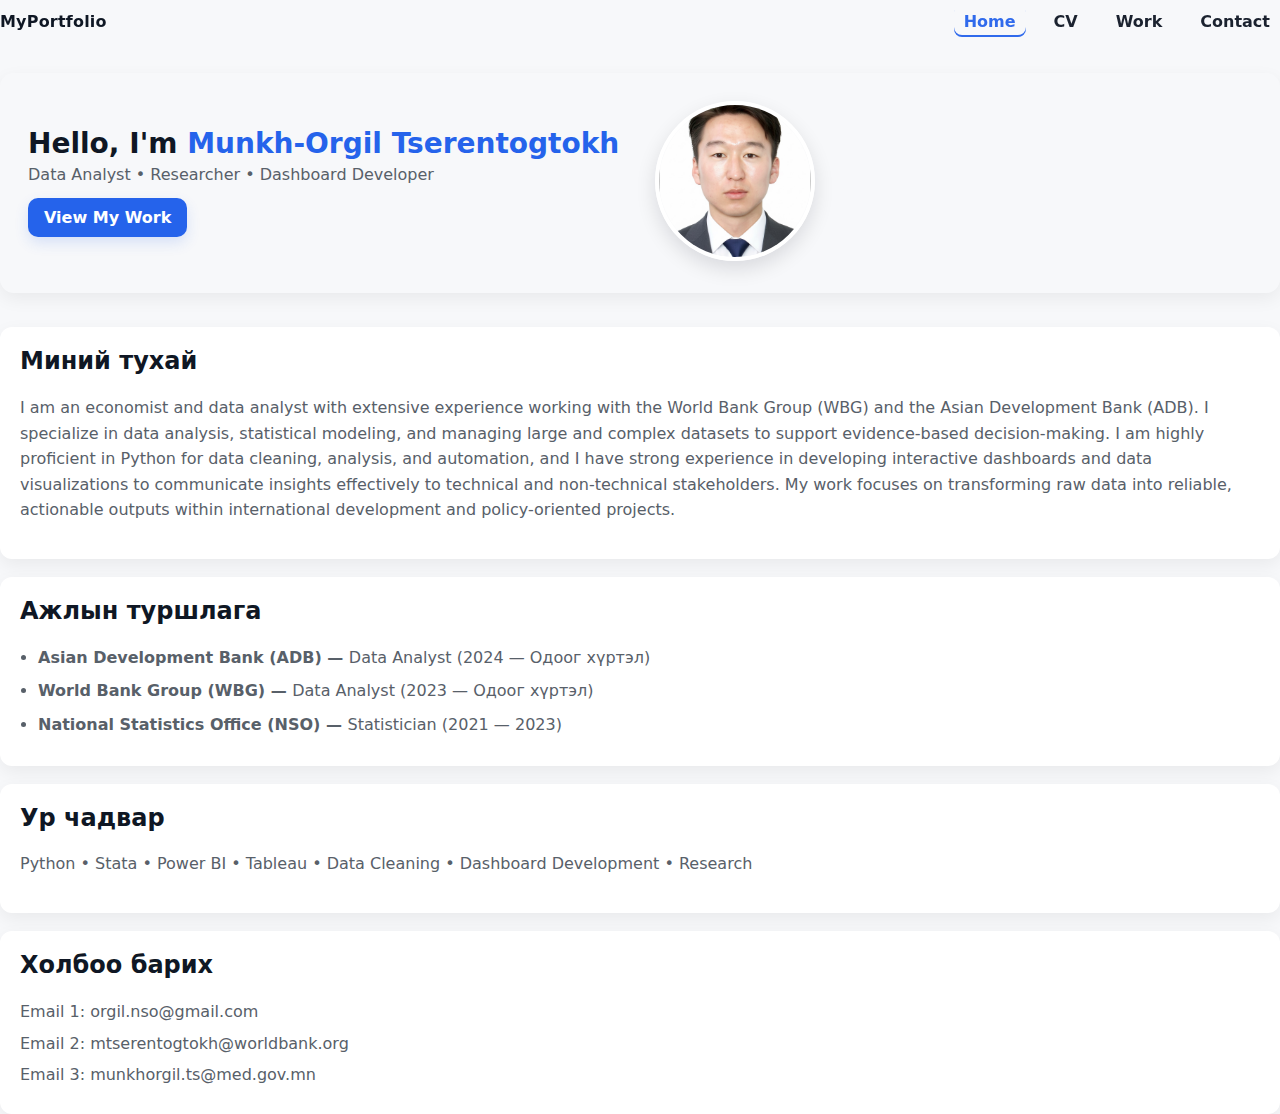
<file: index.html>
<!DOCTYPE html>
<html lang="en">
<head>
    <meta charset="UTF-8">
    <meta name="viewport" content="width=device-width, initial-scale=1.0">
    <title>Munkh-Orgil | Portfolio</title>
    <link rel="stylesheet" href="style.css">
</head>
<body>

    <!-- ===== NAVBAR ===== -->
    <header class="header">
        <nav class="navbar">
            <div class="logo">MyPortfolio</div>
            <ul class="nav-links">
                <li><a href="index.html" class="active">Home</a></li>
                <li><a href="https://drive.google.com/file/d/1_zYNHrZ-oU8c1KwRkgqngaYEL6BZrwa1/view?usp=sharing">CV</a></li>
                <li><a href="portfolio.html">Work</a></li>
                <li><a href="Training.html">Contact</a></li>
            </ul>
        </nav>
    </header>

    <!-- ===== HERO SECTION ===== -->
    <section class="hero">
        <div class="hero-text">
            <h1>Hello, I'm <span>Munkh-Orgil Tserentogtokh</span></h1>
            <p>Data Analyst • Researcher • Dashboard Developer</p>
            <a href="portfolio.html" class="btn">View My Work</a>
        </div>

        <div class="hero-img">
            <img src="your-photo.jpg" alt="Profile Picture">
        </div>
    </section>

    <!-- ===== ABOUT SECTION ===== -->
    <section id="about" class="section">
        <h2>Миний тухай</h2>
        <p>
            I am an economist and data analyst with extensive experience working with the World Bank Group (WBG) and the Asian Development Bank (ADB). 
            I specialize in data analysis, statistical modeling, and managing large and complex datasets to support evidence-based decision-making. 
            I am highly proficient in Python for data cleaning, analysis, and automation, and I have strong experience in developing interactive dashboards and 
            data visualizations to communicate insights effectively to technical and non-technical stakeholders. 
            My work focuses on transforming raw data into reliable, actionable outputs within international development and policy-oriented projects.
        </p>
    </section>

    <!-- ===== EXPERIENCE ===== -->
    <section id="experience" class="section">
        <h2>Ажлын туршлага</h2>
        <ul>
            <li><strong>Asian Development Bank (ADB) — </strong> Data Analyst (2024 — Одоог хүртэл) </li>
            <li><strong>World Bank Group (WBG) — </strong> Data Analyst (2023 — Одоог хүртэл) </li>
            <li><strong>National Statistics Office (NSO) — </strong> Statistician (2021 — 2023) </li>
        </ul>
    </section>

    <!-- ===== SKILLS ===== -->
    <section id="skills" class="section">
        <h2>Ур чадвар</h2>
        <p>Python • Stata • Power BI • Tableau • Data Cleaning • Dashboard Development • Research</p>
    </section>

    <!-- ===== CONTACT ===== -->
    <section id="contact" class="section">
        <h2>Холбоо барих</h2>
        <p>Email 1: orgil.nso@gmail.com</p>
        <p>Email 2: mtserentogtokh@worldbank.org</p>
        <p>Email 3: munkhorgil.ts@med.gov.mn</p>
    </section>

</body>
</html>
</file>
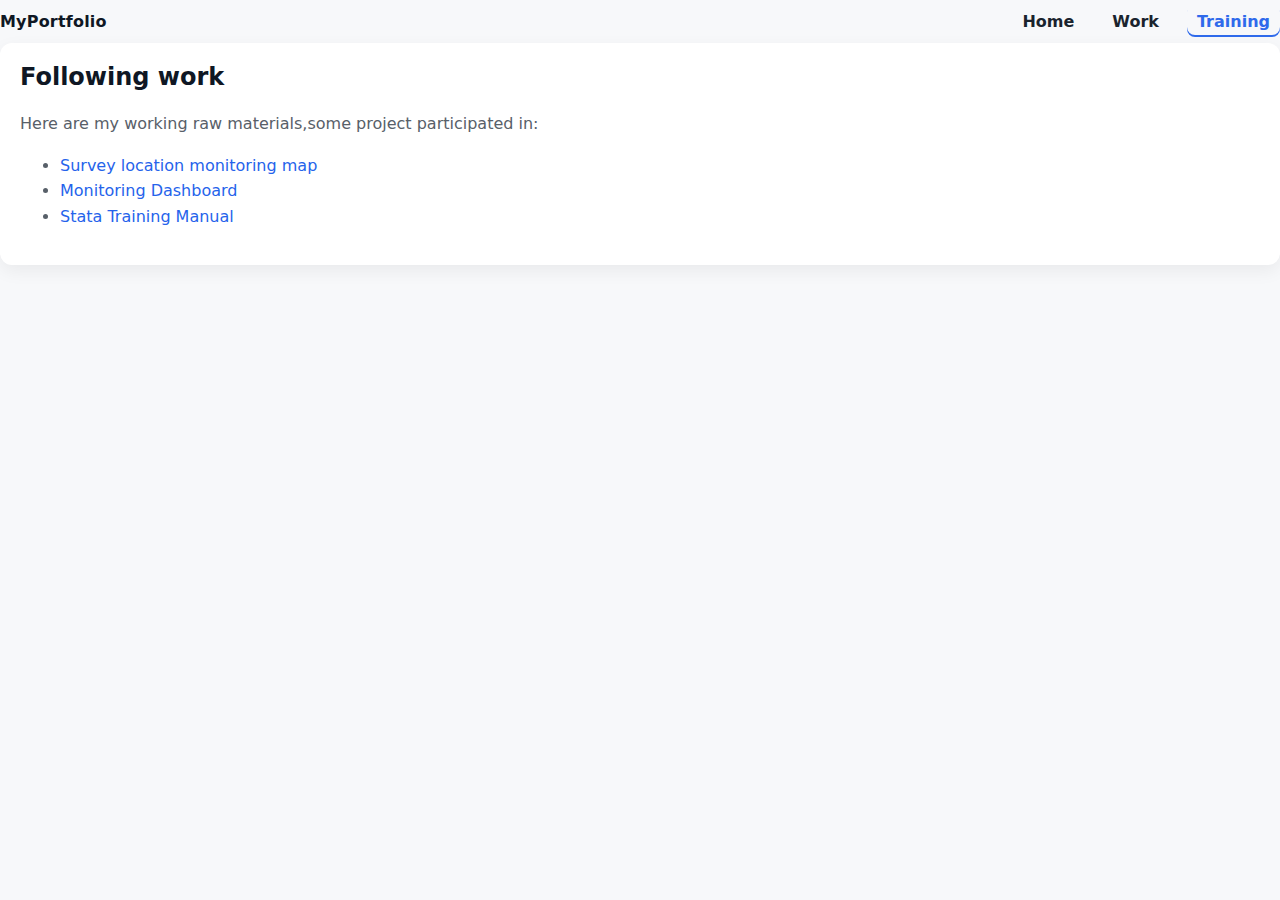
<file: portfolio.html>
<!DOCTYPE html>
<html lang="en">
<head>
    <meta charset="UTF-8">
    <meta name="viewport" content="width=device-width, initial-scale=1.0">
    <title>Training Materials | Munkh-Orgil</title>
    <link rel="stylesheet" href="style.css">
</head>
<body>
    <header class="header">
        <nav class="navbar">
            <div class="logo">MyPortfolio</div>
            <ul class="nav-links">
                <li><a href="index.html">Home</a></li>
                <li><a href="portfolio.html">Work</a></li>
                <li><a href="Training.html" class="active">Training</a></li>
            </ul>
        </nav>
    </header>

    <section class="section">
        <h2>Following work</h2>
        <p>Here are my working raw materials,some project participated in:</p>
        
        <ul>
            <li><a href="https://tserentogtokhmunkhorgil.github.io/ub_housing_map/" target="_blank">Survey location monitoring map</a></li>
            <li><a href="https://app.powerbi.com/view?r=eyJrIjoiYTAyM2QyOTMtODkwMS00ZWU0LTg5ZWEtZGNiN2JhNjEzMTBmIiwidCI6IjNjY2ZiY2JhLTYzMTEtNGE0MS05YmIwLTM3ZGJlYmE1ODRlOCIsImMiOjEwfQ%3D%3D" target="_blank">Monitoring Dashboard</a></li>
            <li><a href="materials/stata_training.pdf" target="_blank">Stata Training Manual</a></li>
        </ul>
    </section>
</body>
</html>
</file>
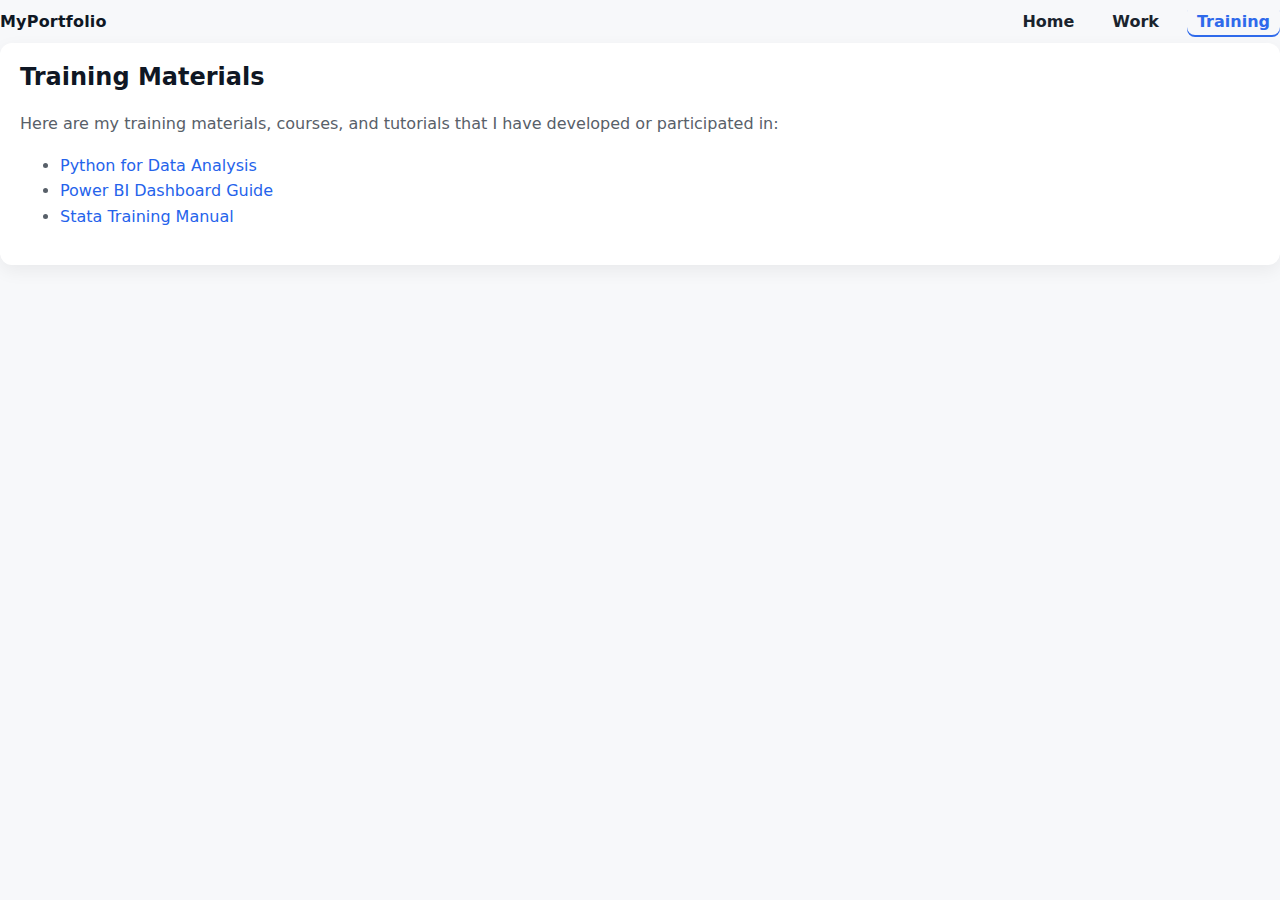
<file: Training.html>
<!DOCTYPE html>
<html lang="en">
<head>
    <meta charset="UTF-8">
    <meta name="viewport" content="width=device-width, initial-scale=1.0">
    <title>Training Materials | Munkh-Orgil</title>
    <link rel="stylesheet" href="style.css">
</head>
<body>
    <header class="header">
        <nav class="navbar">
            <div class="logo">MyPortfolio</div>
            <ul class="nav-links">
                <li><a href="index.html">Home</a></li>
                <li><a href="portfolio.html">Work</a></li>
                <li><a href="Training.html" class="active">Training</a></li>
            </ul>
        </nav>
    </header>

    <section class="section">
        <h2>Training Materials</h2>
        <p>Here are my training materials, courses, and tutorials that I have developed or participated in:</p>
        
        <ul>
            <li><a href="materials/python_tutorial.pdf" target="_blank">Python for Data Analysis</a></li>
            <li><a href="materials/powerbi_dashboard_guide.pdf" target="_blank">Power BI Dashboard Guide</a></li>
            <li><a href="materials/stata_training.pdf" target="_blank">Stata Training Manual</a></li>
        </ul>
    </section>
</body>
</html>
</file>
<file: style.css>
:root{
  /* Light theme (default) */
  --bg: #f7f8fa;
  --card: #ffffff;
  --text: #0f1724;
  --muted: #586069;
  --accent: #2563eb; /* blue */
  --shadow: 0 6px 18px rgba(11,15,20,0.06);
}

[data-theme="dark"]{
  --bg: #0b1220;
  --card: #071022;
  --text: #e6eef8;
  --muted: #9fb0d6;
  --accent: #4f9cff;
  --shadow: 0 6px 18px rgba(2,6,23,0.7);
}

/* Respect user's OS preference on first load */
@media (prefers-color-scheme: dark) {
  :root { /* leave as-is; JS/localStorage will override if user chose */
  }
}

/* Basic resets */
* { box-sizing: border-box; }
html,body { height:100%; margin:0; padding:0; font-family: Inter, system-ui, -apple-system, "Segoe UI", Roboto, "Helvetica Neue", Arial; background:var(--bg); color:var(--text); -webkit-font-smoothing:antialiased; -moz-osx-font-smoothing:grayscale; }
a { color:var(--accent); text-decoration:none; }
.container { max-width:1000px; margin:0 auto; padding:28px; }

/* NAVBAR */
.header { background:transparent; position:sticky; top:0; z-index:40; }
.navbar {
  display:flex; align-items:center; justify-content:space-between;
  gap:12px; padding:12px 0;
}
.logo { font-weight:700; letter-spacing:0.2px; }
.nav-links { list-style:none; display:flex; gap:18px; margin:0; padding:0; align-items:center; }
.nav-links a { padding:6px 10px; border-radius:8px; font-weight:600; color:var(--text); opacity:0.95; }
.nav-links a.active { background:transparent; color:var(--accent); box-shadow: inset 0 -2px 0 var(--accent); }

/* THEME TOGGLE BUTTON */
.theme-toggle {
  display:inline-grid;
  place-items:center;
  width:40px; height:36px;
  border-radius:8px;
  background:var(--card);
  box-shadow:var(--shadow);
  cursor:pointer;
  border:1px solid rgba(0,0,0,0.04);
}
.theme-toggle svg { width:18px; height:18px; fill:none; stroke:var(--muted); }

/* HERO */
.hero {
  display:flex; gap:36px; align-items:center; margin-top:30px; margin-bottom:34px;
  background: linear-gradient(180deg, rgba(255,255,255,0.02), transparent);
  padding:28px; border-radius:14px; box-shadow:var(--shadow);
}
.hero-text h1 { margin:0 0 6px 0; font-size:28px; line-height:1.05; }
.hero-text h1 span { color:var(--accent); }
.hero-text p { margin:0 0 14px 0; color:var(--muted); }
.btn {
  display:inline-block; padding:10px 16px; border-radius:10px; background:var(--accent); color:white; font-weight:700; text-decoration:none;
  box-shadow: 0 6px 14px rgba(37,99,235,0.15);
}

/* Hero image */
.hero-img img { width:160px; height:160px; object-fit:cover; border-radius:50%; border:4px solid var(--card); box-shadow:0 8px 20px rgba(2,6,23,0.12); }

/* SECTIONS */
.section { background:var(--card); padding:20px; border-radius:12px; box-shadow:var(--shadow); margin-bottom:18px; }
.section h2 { margin-top:0; }
.section p, .section li { color:var(--muted); line-height:1.6; }

/* EXPERIENCE list */
#experience ul { padding-left:18px; margin:8px 0; }
#experience li { margin:8px 0; }

/* SKILLS badges */
.skills-list { display:flex; gap:8px; flex-wrap:wrap; margin-top:8px; }
.skill { background:transparent; border:1px solid rgba(0,0,0,0.06); padding:6px 10px; border-radius:999px; font-size:13px; color:var(--text); }

/* CONTACT */
#contact p { margin:6px 0; }

/* Responsive */
@media (max-width:800px) {
  .hero { flex-direction:column-reverse; text-align:center; }
  .hero-img img { width:140px; height:140px; }
  .nav-links { display:none; } /* simple mobile collapse — can be expanded with JS later */
  .container { padding:18px; }
}
</file>
